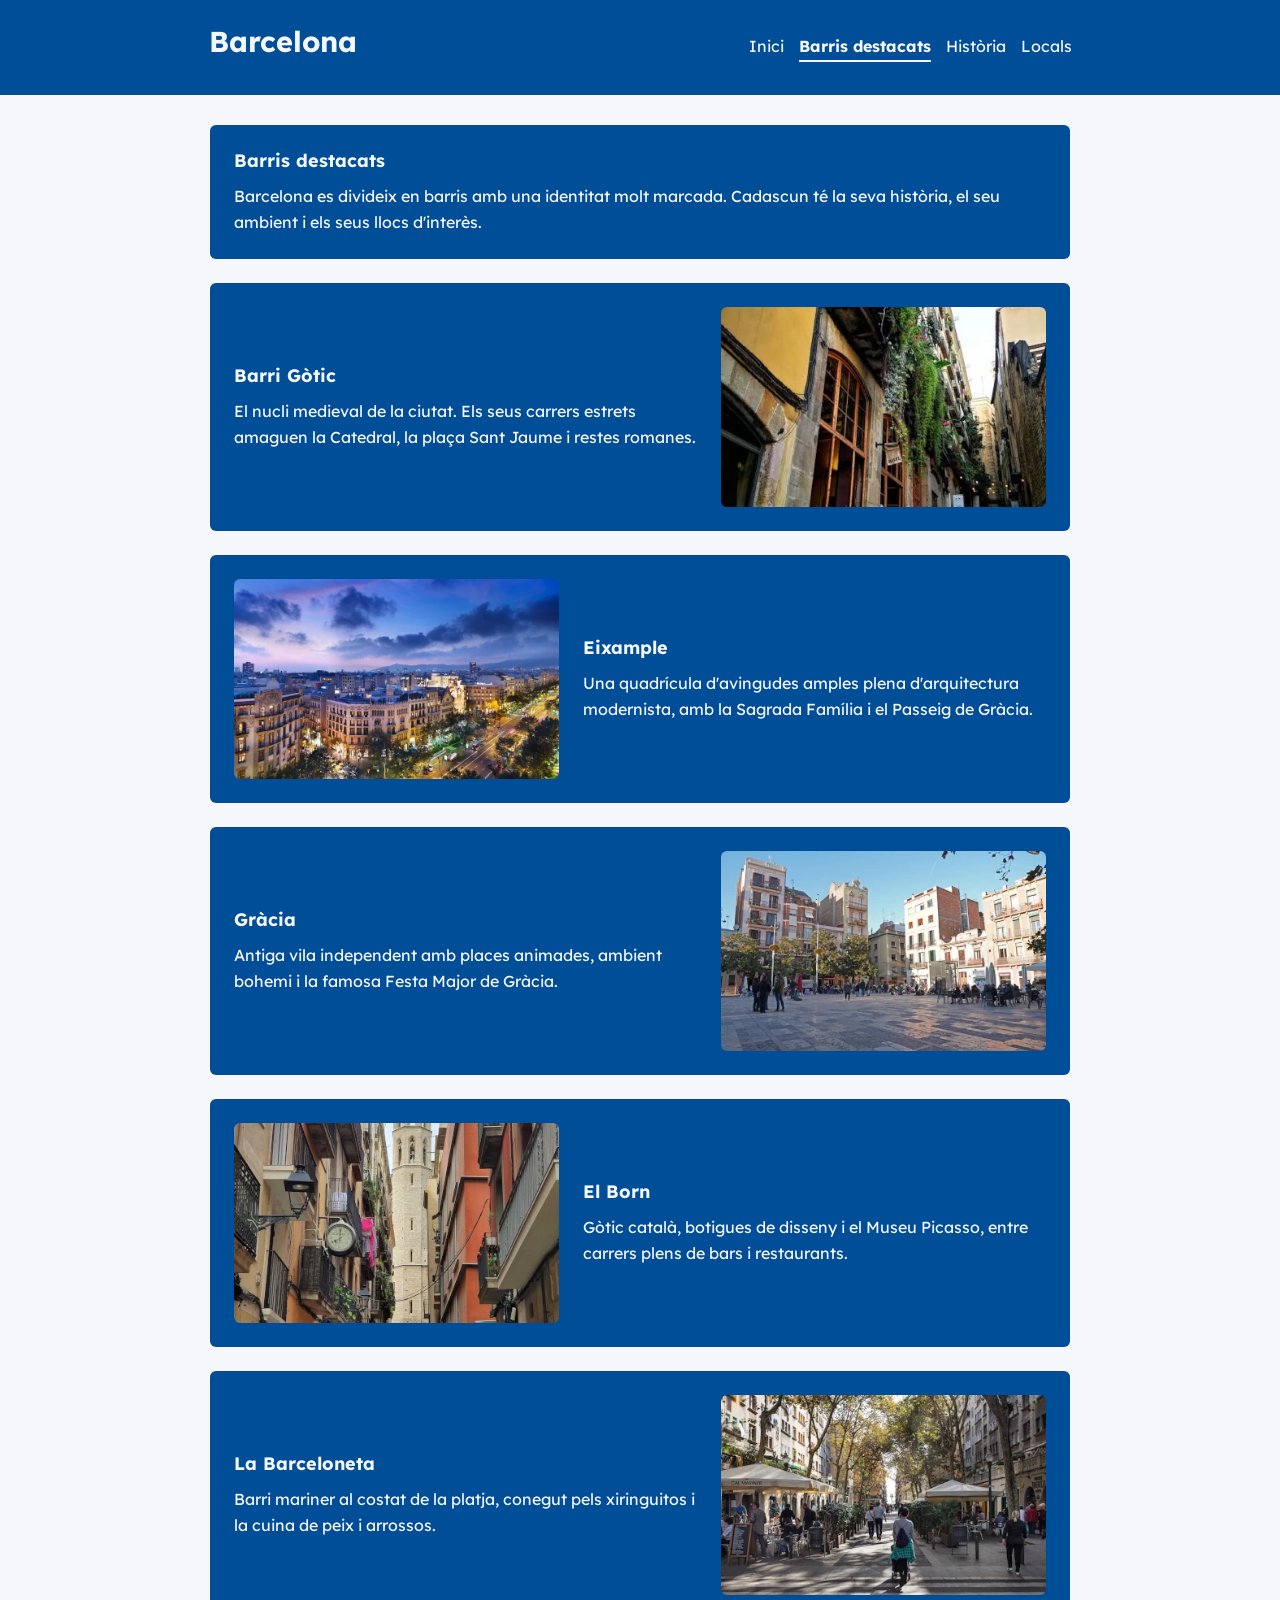
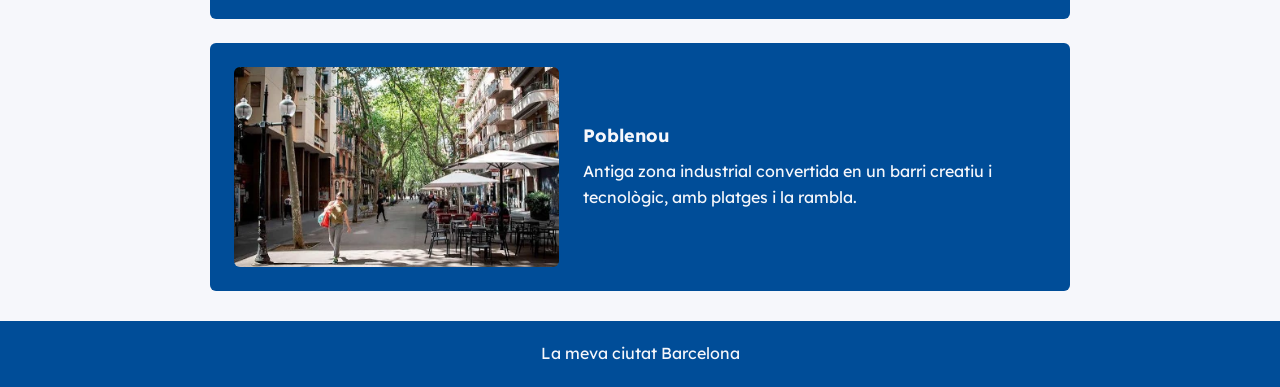
<file: barris.html>
<!DOCTYPE html>
<html lang="ca">
  
<head>
  <link rel="icon" type="image/png" href="/images/barcelona-svgrepo-com.svg">
  <meta charset="UTF-8">
  <meta name="viewport" content="width=device-width, initial-scale=1">
  <title>Barris destacats de Barcelona | La meva ciutat</title>
  <meta name="description" content="Coneix els barris més destacats de Barcelona: el Gòtic, l'Eixample, Gràcia, el Born, la Barceloneta i el Poblenou.">
  <meta name="robots" content="index, follow">
  <link rel="preconnect" href="https://fonts.googleapis.com">
  <link rel="preconnect" href="https://fonts.gstatic.com" crossorigin>
  <link href="https://fonts.googleapis.com/css2?family=Lexend:wght@400;500;600;700&display=swap" rel="stylesheet">
  <link rel="stylesheet" href="./css/global.css">
  <link rel="stylesheet" href="./css/barris.css">

      <script type="application/ld+json">
    {
      "@context": "https://schema.org",
      "@type": "BreadcrumbList",
      "itemListElement": [{
        "@type": "ListItem",
        "position": 1,
        "name": "Inici",
        "item": "https://lamevaciutat.github.io/index.html"
      },{
        "@type": "ListItem",
        "position": 2,
        "name": "Barris",
        "item": "https://lamevaciutat.github.io/barris.html"
      }]
    }
    </script>


<!-- Barri Gòtic -->
<script type="application/ld+json">
{
  "@context": "https://schema.org",
  "@type": "Place",
  "name": "Barri Gòtic",
  "description": "El nucli medieval de la ciutat, amb la Catedral, la plaça Sant Jaume i restes romanes.",
  "containedInPlace": { "@type": "City", "name": "Barcelona" }
}
</script>

<!-- Eixample -->
<script type="application/ld+json">
{
  "@context": "https://schema.org",
  "@type": "Place",
  "name": "Eixample",
  "description": "Quadrícula d'avingudes amples plena d'arquitectura modernista, amb la Sagrada Família i el Passeig de Gràcia.",
  "image": "https://tudominio.com/images/eixample.jpg",
  "containedInPlace": { "@type": "City", "name": "Barcelona" }
}
</script>

<!-- Gràcia -->
<script type="application/ld+json">
{
  "@context": "https://schema.org",
  "@type": "Place",
  "name": "Gràcia",
  "description": "Antiga vila independent amb places animades, ambient bohemi i la Festa Major de Gràcia.",
  "image": "https://tudominio.com/images/gracia.jpg",
  "containedInPlace": { "@type": "City", "name": "Barcelona" }
}
</script>

<!-- El Born -->
<script type="application/ld+json">
{
  "@context": "https://schema.org",
  "@type": "Place",
  "name": "El Born",
  "description": "Gòtic català, botigues de disseny i el Museu Picasso, entre carrers plens de bars i restaurants.",
  "image": "https://tudominio.com/images/born.jpg",
  "containedInPlace": { "@type": "City", "name": "Barcelona" }
}
</script>

<!-- La Barceloneta -->
<script type="application/ld+json">
{
  "@context": "https://schema.org",
  "@type": "Place",
  "name": "La Barceloneta",
  "description": "Barri mariner al costat de la platja, conegut pels xiringuitos i la cuina de peix i arrossos.",
  "image": "https://tudominio.com/images/barceloneta.jpg",
  "containedInPlace": { "@type": "City", "name": "Barcelona" }
}
</script>

<!-- Poblenou -->
<script type="application/ld+json">
{
  "@context": "https://schema.org",
  "@type": "Place",
  "name": "Poblenou",
  "description": "Antiga zona industrial convertida en un barri creatiu i tecnològic, amb platges i la rambla.",
  "image": "https://tudominio.com/images/poblenou.jpg",
  "containedInPlace": { "@type": "City", "name": "Barcelona" }
}
</script>

</head>

<body>

  <header>
    <h1>Barcelona</h1>

    <input type="checkbox" id="menu-toggle" aria-label="Mostra el menú principal">

    <label for="menu-toggle" class="menu-toggle" aria-label="Obrir menú">
      <span></span>
      <span></span>
      <span></span>
    </label>

    <nav aria-label="Menú principal">
      <ul>
        <li><a href="index.html">Inici</a></li>
        <li><a href="barris.html"  class="active" aria-current="page">Barris destacats</a></li>
        <li><a href="historia.html">Història</a></li>
        <li><a href="locals.html">Locals</a></li>
      </ul>
    </nav>
  </header>

  <main>
    <section>
      <h2>Barris destacats</h2>
      <p>
        Barcelona es divideix en barris amb una identitat molt marcada.
        Cadascun té la seva història, el seu ambient i els seus llocs d'interès.
      </p>
    </section>

    <section class="barri">
      <figure>
        <picture>
          <source srcset="./images/gotic.webp" type="image/webp">
          <img src="./images/gotic.jpg" alt="Carrer del barri Gòtic de Barcelona">
        </picture>
      </figure>
      <div class="barri-text">
        <h2>Barri Gòtic</h2>
        <p>El nucli medieval de la ciutat. Els seus carrers estrets amaguen la Catedral, la plaça Sant Jaume i restes romanes.</p>
      </div>
    </section>

    <section class="barri">
      <figure>
        <picture>
          <source srcset="./images/eixample.webp" type="image/webp">
          <img src="./images/eixample.jpg" alt="Edifici modernista a l'Eixample">
        </picture>
      </figure>
      <div class="barri-text">
        <h2>Eixample</h2>
        <p>Una quadrícula d'avingudes amples plena d'arquitectura modernista, amb la Sagrada Família i el Passeig de Gràcia.</p>
      </div>
    </section>

    <section class="barri">
      <figure>
        <picture>
          <source srcset="./images/gracia.webp" type="image/webp">
          <img src="./images/gracia.jpg" alt="Plaça al barri de Gràcia">
        </picture>
      </figure>
      <div class="barri-text">
        <h2>Gràcia</h2>
        <p>Antiga vila independent amb places animades, ambient bohemi i la famosa Festa Major de Gràcia.</p>
      </div>
    </section>

    <section class="barri">
      <figure>
        <picture>
          <source srcset="./images/born.webp" type="image/webp">
          <img src="./images/born.jpg" alt="Basílica de Santa Maria del Mar al Born">
        </picture>
      </figure>
      <div class="barri-text">
        <h2>El Born</h2>
        <p>Gòtic català, botigues de disseny i el Museu Picasso, entre carrers plens de bars i restaurants.</p>
      </div>
    </section>

    <section class="barri">
      <figure>
        <picture>
          <source srcset="./images/barceloneta.webp" type="image/webp">
          <img src="./images/barceloneta.jpg" alt="Platja de la Barceloneta" >
        </picture>
      </figure>
      <div class="barri-text">
        <h2>La Barceloneta</h2>
        <p>Barri mariner al costat de la platja, conegut pels xiringuitos i la cuina de peix i arrossos.</p>
      </div>
    </section>

    <section class="barri">
      <figure>
        <picture>
          <source srcset="./images/poblenou.webp" type="image/webp">
          <img src="./images/poblenou.jpg" alt="Rambla del Poblenou">
        </picture>
      </figure>
      <div class="barri-text">
        <h2>Poblenou</h2>
        <p>Antiga zona industrial convertida en un barri creatiu i tecnològic, amb platges i la rambla.</p>
      </div>
    </section>
  </main>

  <footer>
    <p>La meva ciutat Barcelona</p>
  </footer>

</body>

</html>
</file>
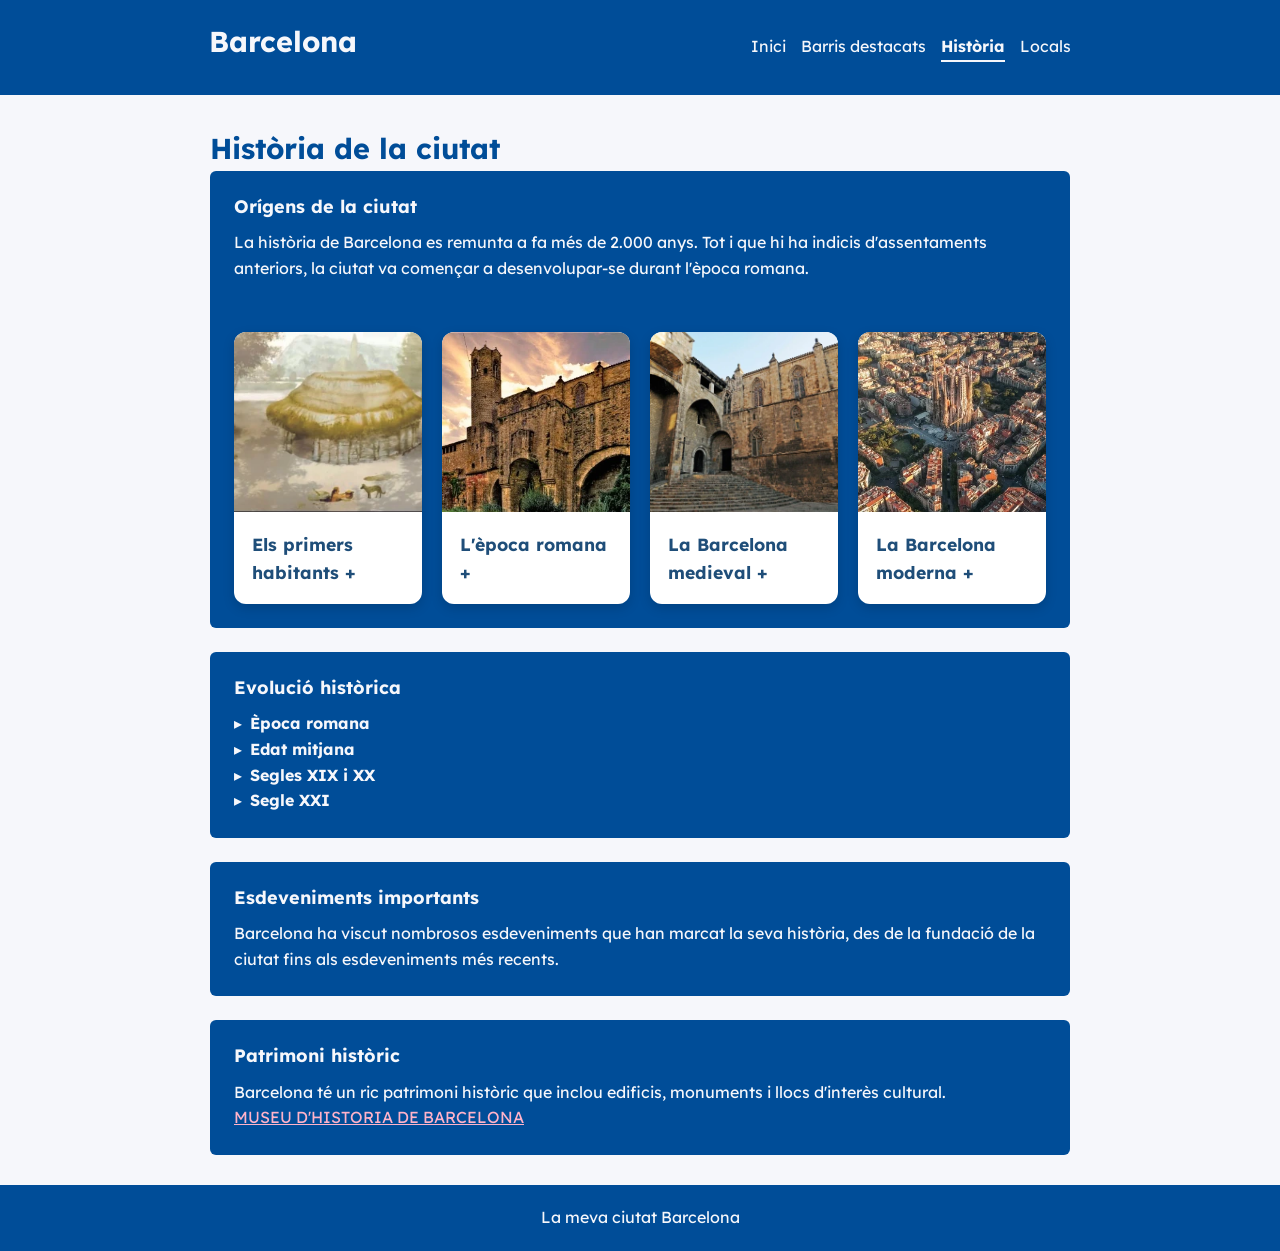
<file: historia.html>
<!DOCTYPE html>
<html lang="ca">
<head>
    <meta charset="UTF-8">
    <meta name="viewport" content="width=device-width, initial-scale=1.0">
    <meta name="description" content="Descobreix la història de Barcelona, des dels orígens romans de Barcino fins a l’actualitat, passant per l’edat mitjana i la Revolució Industrial.">   
    <meta name="robots" content="index, follow">

    <title>Història de Barcelona | La meva ciutat</title>
     <link rel="preconnect" href="https://fonts.googleapis.com">
  <link rel="preconnect" href="https://fonts.gstatic.com" crossorigin>
  <link href="https://fonts.googleapis.com/css2?family=Lexend:wght@400;500;600;700&display=swap" rel="stylesheet">
    <link rel="stylesheet" href="./css/global.css">
    <link rel="stylesheet" href="./css/historia.css">

    <script type="application/ld+json">
    {
      "@context": "https://schema.org",
      "@type": "BreadcrumbList",
      "itemListElement": [{
        "@type": "ListItem",
        "position": 1,
        "name": "Inici",
        "item": "https://lamevaciutat.github.io/index.html"
      },{
        "@type": "ListItem",
        "position": 2,
        "name": "Història",
        "item": "https://lamevaciutat.github.io/historia.html"
      }]

      }
    </script>


    <!-- Article -->
<script type="application/ld+json">
{
  "@context": "https://schema.org",
  "@type": "Article",
  "headline": "Història de la ciutat",
  "description": "Repàs de la història de Barcelona: des dels seus orígens romans i l'època medieval fins a la ciutat moderna i el segle XXI.",
  "inLanguage": "ca",
  "datePublished": "2026-11-22"
}
</script>
</head>
<body>
    <header>
        <h1>Barcelona</h1>

        <input type="checkbox" id="menu-toggle" aria-label="Mostra el menú principal">

        <label for="menu-toggle" class="menu-toggle" >
            <span></span>
            <span></span>
            <span></span>
        </label>

        <nav aria-label="Menú principal">
            <ul>
                <li><a href="index.html">Inici</a></li>
                <li><a href="barris.html">Barris destacats</a></li>
                <li><a href="historia.html" class="active" aria-current="page">Història</a></li>
                <li><a href="locals.html">Locals</a></li>
            </ul>
        </nav>
  </header>
    <main>
        <h1>Història de la ciutat</h1>

        <section>
            <h2>Orígens de la ciutat</h2>
            <p>La història de Barcelona es remunta a fa més de 2.000 anys. Tot i que hi ha indicis d'assentaments anteriors, la ciutat va començar a desenvolupar-se durant l'època romana.</p><br>

           <div class="cartes-historia">

             <details class="carte">
                 <summary>
                     <picture>
                         <source srcset="./images/primer-habitant.webp" type="image/webp">
                         <img src="./images/primer-habitant.jpg" alt="Barcelona fa 7500 anys">
                     </picture>
                     <h3>Els primers habitants</h3>
                 </summary>
             
                 <p>Els primers habitants de Barcelona van ser els ibers,
                    seguits pels romans.                                                                              </p>
             </details>
         
             <details class="carte">
                 <summary>
                     <picture>
                         <source srcset="./images/epoca-romana.webp" type="image/webp">
                         <img src="./images/epoca-romana.jpg"
                              alt="Barcelona a l'època romana">
                     </picture>
                     <h3>L'època romana</h3>
                 </summary>
             
                 <p>Durant l'època romana, Barcelona es va convertir en un important
                    centre comercial i militar, amb una muralla que protegia la ciutat.</p>
             </details>
         
             <details class="carte">
                 <summary>
                     <picture>
                         <source srcset="./images/barcelona-medieval.webp" type="image/webp">
                         <img src="./images/barcelona-medieval.jpg"
                              alt="Barcelona a l'època medieval">
                     </picture>
                     <h3>La Barcelona medieval</h3>
                 </summary>
             
                 <p>Durant l'època medieval, Barcelona es va desenvolupar com un important
                    centre econòmic i cultural, amb el creixement de la seva població i
                    la construcció d'importants edificis religiosos i civils.</p>
             </details>
         
             <details class="carte">
                 <summary>
                     <picture>
                         <source srcset="./images/barcelona-moderna.webp" type="image/webp">
                         <img src="./images/barcelona-moderna.jpg"
                              alt="Barcelona a l'època moderna">
                     </picture>
                     <h3>La Barcelona moderna</h3>
                 </summary>
             
                 <p>A l'època moderna, Barcelona va experimentar un gran creixement
                    industrial i urbanístic, amb la construcció de nous barris
                    i la modernització de la seva infraestructura.</p>
             </details>

            </div>
        </section>

        <section class="evolucio-historica">
            <h2>Evolució històrica</h2>

            <details>
                <summary>
                    <h3>Època romana</h3>
                </summary>
                <p>Barcino es va fundar a finals del segle I aC. El seu nucli estava situat a l'actual Barri Gòtic i tenia muralles, un fòrum i un temple.</p>
            </details>
            <details>
                <summary>
                    <h3>Edat mitjana</h3>
                </summary>
                <p>La ciutat va viure conflictes i canvis polítics. El 1714, la caiguda de Barcelona durant la Guerra de Successió va marcar profundament la seva història.</p>
            </details>
            
            <details>
                <summary>
                    <h3>Segles XIX i XX</h3>
                </summary>
                <p>La Revolució Industrial va transformar la ciutat, amb la construcció de nous barris i l'expansió urbana. L'Exposició Universal de 1888 i els Jocs Olímpics de 1992 van ser fites importants.</p>
            </details>
            
            <details>
                <summary>
                    <h3>Segle XXI</h3>
                </summary>
                <p>Barcelona continua evolucionant, amb projectes de sostenibilitat, innovació i cultura que la consoliden com a ciutat global.</p>
            </details>
        </section>

        <section>
            <h2>Esdeveniments importants</h2>
            <p>Barcelona ha viscut nombrosos esdeveniments que han marcat la seva història, des de la fundació de la ciutat fins als esdeveniments més recents.</p>
        </section>

        <section>
            <h2>Patrimoni històric</h2>
            <p>Barcelona té un ric patrimoni històric que inclou edificis, monuments i llocs d'interès cultural.</p>
            <a href="https://www.barcelona.cat/museuhistoria/es/patrimonios" class="museu">MUSEU D'HISTORIA DE BARCELONA</a>
        </section>
    </main>

    <footer>
        <p>  La meva ciutat Barcelona</p>
    </footer>
    
</body>
</html>
</file>
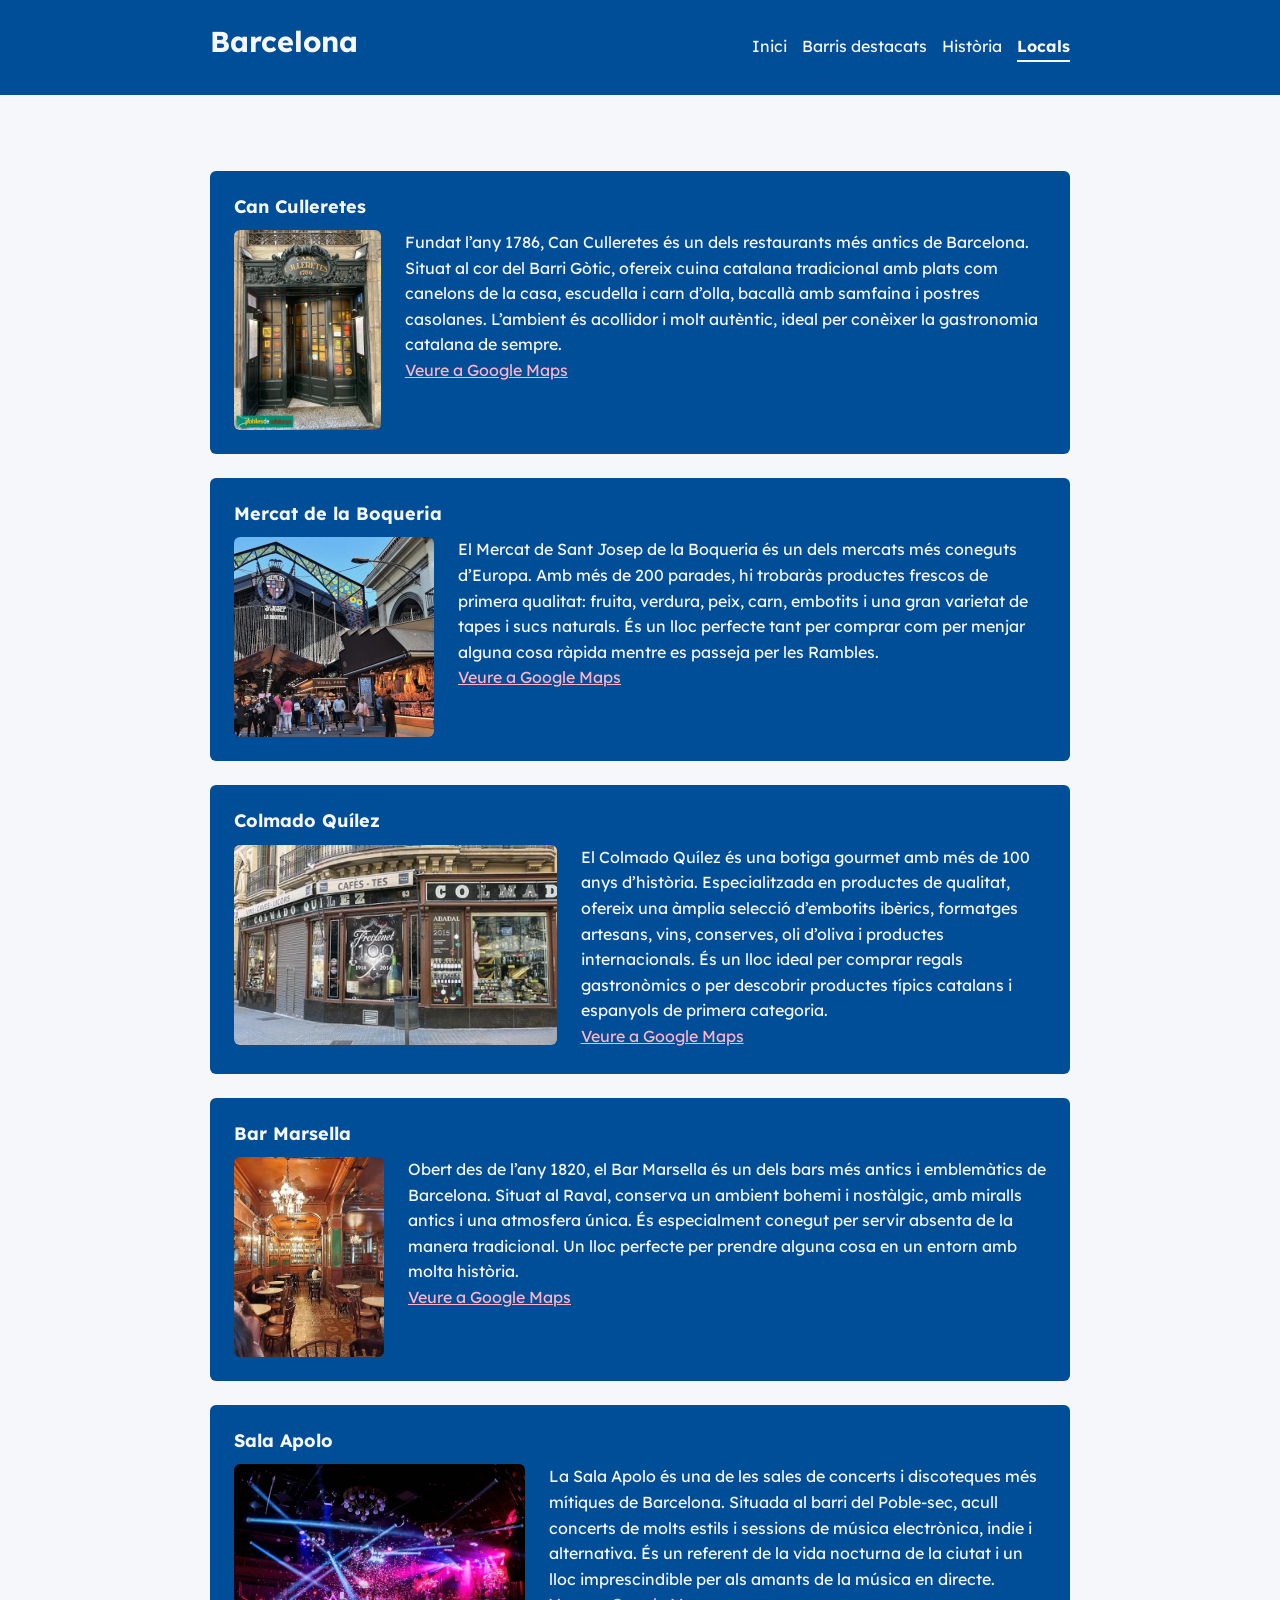
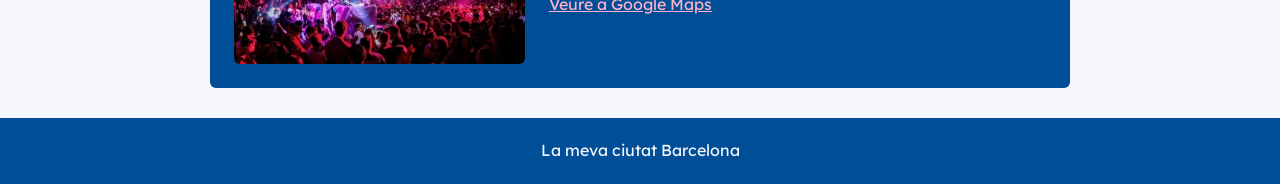
<file: locals.html>
<!DOCTYPE html>
<html lang="ca">

<head>
    <link rel="icon" type="image/png" href="/images/barcelona-svgrepo-com.svg">

    <meta charset="UTF-8">
    <meta name="viewport" content="width=device-width, initial-scale=1.0">
    <meta name="description" content="Descobreix restaurants, botigues i llocs d'oci destacats de Barcelona.">

    <meta name="robots" content="index, follow">
    <title>Locals a Barcelona | La meva ciutat</title>
    <link rel="preconnect" href="https://fonts.googleapis.com">
    <link rel="preconnect" href="https://fonts.gstatic.com" crossorigin>
    <link href="https://fonts.googleapis.com/css2?family=Lexend:wght@400;500;600;700&display=swap" rel="stylesheet">
    <link rel="stylesheet" href="./css/global.css">
    <link rel="stylesheet" href="./css/locals.css">


    <script type="application/ld+json">
    {
      "@context": "https://schema.org",
      "@type": "BreadcrumbList",
      "itemListElement": [{
        "@type": "ListItem",
        "position": 1,
        "name": "Inici",
        "item": "https://lamevaciutat.github.io/index.html"
      },{
        "@type": "ListItem",
        "position": 2,
        "name": "Locals",
        "item": "https://lamevaciutat.github.io/locals.html"
      }]

      }
    </script>

    <!-- Can Culleretes -->
    <script type="application/ld+json">
{
  "@context": "https://schema.org",
  "@type": "Restaurant",
  "name": "Can Culleretes",
  "description": "Restaurant històric del Barri Gòtic, fundat el 1786."
}
</script>

    <!-- Mercat de la Boqueria -->
    <script type="application/ld+json">
{
  "@context": "https://schema.org",
  "@type": "Store",
  "name": "Mercat de la Boqueria",
  "description": "El mercat més famós de les Rambles."
}
</script>

    <!-- Colmado Quílez -->
    <script type="application/ld+json">
{
  "@context": "https://schema.org",
  "@type": "GroceryStore",
  "name": "Colmado Quílez",
  "description": "Botiga gourmet històrica."
}
</script>

    <!-- Bar Marsella -->
    <script type="application/ld+json">
{
  "@context": "https://schema.org",
  "@type": "BarOrPub",
  "name": "Bar Marsella",
  "description": "Bar històric del Raval, obert des de 1820."
}
</script>

    <!-- Sala Apolo -->
    <script type="application/ld+json">
{
  "@context": "https://schema.org",
  "@type": "NightClub",
  "name": "Sala Apolo",
  "description": "Sala de concerts del Poble-sec."
}
</script>
</head>

<body>
    <header>
        <h1>Barcelona</h1>

        <input type="checkbox" id="menu-toggle" aria-label="Mostra el menú principal">

        <label for="menu-toggle" class="menu-toggle" aria-label="Obrir menú">
            <span></span>
            <span></span>
            <span></span>
        </label>

        <nav aria-label="Menú principal">
            <ul>
                <li><a href="index.html">Inici</a></li>
                <li><a href="barris.html">Barris destacats</a></li>
                <li><a href="historia.html">Història</a></li>
                <li><a href="locals.html" class="active" aria-current="page">Locals</a></li>
            </ul>
    </header>

    <main>
        <h1>Restaurants, botigues i llocs d'oci</h1>

        <!-- Can Culleretes -->
        <section class="article">
            <h2>Can Culleretes</h2>
            <div class="article-content">
                <picture>
                  <source srcset="./images/can-culleretes.webp" type="image/webp">
                  <img src="./images/can-culleretes.jpg" alt="Restaurant Can Culleretes">
                </picture>
                
                <div class="text">
                    <p>Fundat l’any 1786, Can Culleretes és un dels restaurants més antics de Barcelona. Situat al cor
                        del Barri Gòtic, ofereix cuina catalana tradicional amb plats com canelons de la casa, escudella
                        i carn d’olla, bacallà amb samfaina i postres casolanes. L’ambient és acollidor i molt autèntic,
                        ideal per conèixer la gastronomia catalana de sempre.</p>
                    <p><a href="https://www.google.com/maps/search/?api=1&query=Can+Culleretes+Barcelona"
                            target="_blank" rel="noopener">Veure a Google Maps</a></p>
                </div>
            </div>
        </section>

        <!-- Mercat de la Boqueria -->
        <section class="article">
            <h2>Mercat de la Boqueria</h2>
            <div class="article-content">
                <picture>
                  <source srcset="./images/boqueria.webp" type="image/webp">
                  <img src="./images/boqueria.jpg" alt="Mercat de la Boqueria">
                </picture>
                
                <div class="text">
                    <p>El Mercat de Sant Josep de la Boqueria és un dels mercats més coneguts d’Europa. Amb més de 200
                        parades, hi trobaràs productes frescos de primera qualitat: fruita, verdura, peix, carn,
                        embotits i una gran varietat de tapes i sucs naturals. És un lloc perfecte tant per comprar com
                        per menjar alguna cosa ràpida mentre es passeja per les Rambles.</p>
                    <p><a href="https://www.google.com/maps/search/?api=1&query=Mercat+de+la+Boqueria+Barcelona"
                            target="_blank" rel="noopener">Veure a Google Maps</a></p>
                </div>
            </div>
        </section>

        <!-- Colmado Quílez -->
        <section class="article">
            <h2>Colmado Quílez</h2>
            <div class="article-content">
                <picture>
                  <source srcset="./images/colmado-quilez.webp" type="image/webp">
                  <img src="./images/colmado-quilez.jpg" alt="Colmado Quílez">
                </picture>
                
                <div class="text">
                    <p>El Colmado Quílez és una botiga gourmet amb més de 100 anys d’història. Especialitzada en
                        productes de qualitat, ofereix una àmplia selecció d’embotits ibèrics, formatges artesans, vins,
                        conserves, oli d’oliva i productes internacionals. És un lloc ideal per comprar regals
                        gastronòmics o per descobrir productes típics catalans i espanyols de primera categoria.</p>
                    <p><a href="https://www.google.com/maps/search/?api=1&query=Colmado+Quílez+Barcelona"
                            target="_blank" rel="noopener">Veure a Google Maps</a></p>
                </div>
            </div>
        </section>

        <!-- Bar Marsella -->
        <section class="article">
            <h2>Bar Marsella</h2>
            <div class="article-content">
                <picture>
                  <source srcset="./images/bar-marsella.webp" type="image/webp">
                  <img src="./images/bar-marsella.jpg" alt="Bar Marsella">
                </picture>
                
                <div class="text">
                    <p>Obert des de l’any 1820, el Bar Marsella és un dels bars més antics i emblemàtics de Barcelona.
                        Situat al Raval, conserva un ambient bohemi i nostàlgic, amb miralls antics i una atmosfera
                        única. És especialment conegut per servir absenta de la manera tradicional. Un lloc perfecte per
                        prendre alguna cosa en un entorn amb molta història.</p>
                    <p><a href="https://www.google.com/maps/search/?api=1&query=Bar+Marsella+Barcelona" target="_blank"
                            rel="noopener">Veure a Google Maps</a></p>
                </div>
            </div>
        </section>

        <!-- Sala Apolo -->
        <section class="article">
            <h2>Sala Apolo</h2>
            <div class="article-content">
                <picture>
                  <source srcset="./images/sala-apolo.webp" type="image/webp">
                  <img src="./images/sala-apolo.jpg" alt="Sala Apolo">
                </picture>
                
                <div class="text">
                    <p>La Sala Apolo és una de les sales de concerts i discoteques més mítiques de Barcelona. Situada al
                        barri del Poble-sec, acull concerts de molts estils i sessions de música electrònica, indie i
                        alternativa. És un referent de la vida nocturna de la ciutat i un lloc imprescindible per als
                        amants de la música en directe.</p>
                    <p><a href="https://www.google.com/maps/search/?api=1&query=Sala+Apolo+Barcelona" target="_blank"
                            rel="noopener">Veure a Google Maps</a></p>
                </div>
            </div>
        </section>
    </main>

    <footer>
        <p>La meva ciutat Barcelona</p>
    </footer>
</body>

</html>
</file>
<file: css/global.css>
/* Font */
/*@import url('https://fonts.googleapis.com/css2?family=Lexend:wght@400;500;600;700&display=swap');*/

/* Variables */
:root {
  --color-principal: #f6f7fb;
  --color-secundari: #004d98;
  --color-accent: #a50044;
}

/* Reset */
* {
  box-sizing: border-box;
  margin: 0;
  padding: 0;
  font-size: 1rem;
}

h1 {
  font-size: 1.8rem;
}

h2 {
  font-size: 1.125rem;
}

html {
  scroll-behavior: smooth;
}

body {
  font-family: "Lexend", Arial, system-ui;
  line-height: 1.6;
  color: var(--color-principal);
  background: var(--color-principal);
}

/* Header */
header {
  background: var(--color-secundari);
  color: var(--color-principal);
  padding: 24px 20px;
  display: flex;
  flex-flow: row wrap;
  justify-content: space-around;
  align-items: center;
  gap: 15px;
}

header h1 {
  color: var(--color-principal);
  margin-bottom: 12px;
  line-height: 1.2;
}

/* Navegacio */
nav ul {
  display: flex;
  flex-wrap: wrap;
  justify-content: center;
  gap: 15px;
  list-style: none;
}

nav a {
  color: var(--color-principal);
  text-decoration: none;
  padding: 4px 0;
  border-bottom: 2px solid transparent;
  transition: border-color 0.2s ease;
}

nav a:hover {
  border-bottom-color: var(--color-accent);
}

nav a[aria-current="page"] {
  border-bottom-color: var(--color-principal);
  font-weight: 700;
}

nav a:focus-visible {
    outline: 3px solid var(--color-principal);
    outline-offset: 4px;
}

/* Contingut principal */
main {
  max-width: 900px;
  margin: 30px auto;
  padding: 0 20px;
}

/* Secciones */
section {
  background: var(--color-secundari);
  padding: 24px;
  margin-bottom: 24px;
  border-radius: 6px;
}

section h2 {
  margin-bottom: 12px;
  color: var(--color-principal);
  line-height: 1.3;
}

/* Enlaces */
a {
  overflow-wrap: break-word;
}

/* Footer */
footer {
  background-color: var(--color-secundari);
  text-align: center;
  padding: 20px;
  color: var(--color-principal);
  font-size: 0.9rem;
}

/* Menú hamburguesa */
#menu-toggle {
  position: absolute;
  opacity: 0;
  width: 1px;
  height: 1px;
}

.menu-toggle {
  display: none;
}

/* Tablets y móviles */
@media (max-width: 768px) {
  header {
    flex-direction: row;
    justify-content: space-between;
    text-align: left;
    padding: 20px 15px;
  }

  header h1 {
    margin-bottom: 5px;
    font-size: 1.6rem;
  }

  /* Botón hamburguesa */
  .menu-toggle {
    display: flex;
    flex-direction: column;
    justify-content: space-between;
    width: 28px;
    height: 22px;
    cursor: pointer;
  }

  .menu-toggle span {
    width: 100%;
    height: 3px;
    background-color: var(--color-principal);
    border-radius: 3px;
  }

  #menu-toggle:focus-visible+.menu-toggle {
    outline: 2px solid var(--color-principal);
    outline-offset: 5px;
  }

  /* Menú desplegable */
  header nav {
    display: none;
    flex-basis: 100%;
  }

  #menu-toggle:checked~nav {
    display: block;
  }

  nav ul {
    flex-direction: column;
    gap: 12px;
    text-align: center;
  }

  main {
    margin: 20px auto;
    padding: 0 15px;
  }

  section {
    padding: 18px;
    margin-bottom: 18px;
  }
}

/* Móviles pequeños */
@media (max-width: 768px) {
  header h1 {
    font-size: 1.4rem;
  }

  nav ul {
    flex-direction: column;
    gap: 8px;
  }

  nav a {
    padding: 6px;
  }

  main {
    margin: 15px auto;
    padding: 0 12px;
  }

  section {
    padding: 15px;
  }

  section h2 {
    font-size: 1.2rem;
  }

  footer {
    padding: 15px;
    font-size: 0.85rem;
  }
}

/* Accesibilidad: reducir animaciones */
@media (prefers-reduced-motion: reduce) {
  html {
    scroll-behavior: auto;
  }

  *,
  *::before,
  *::after {
    transition-duration: 0.01ms !important;
    animation-duration: 0.01ms !important;
  }
}
</file>
<file: css/barris.css>
.barri {
  display: flex;
  align-items: center;
  gap: 24px;
}

/* Alterna la imatge: esquerra / dreta */
.barri:nth-of-type(even) {
  flex-direction: row-reverse;
}

.barri figure {
  flex: 0 0 40%;
  height: 200px;
}

.barri picture,
.barri img {
  display: block;
  width: 100%;
  height: 100%;
}

.barri img {
  object-fit: cover;
  border-radius: 6px;
}

.barri-text {
  flex: 1;
}

@media (max-width: 768px) {
  .barri,
  .barri:nth-of-type(even) {
    flex-direction: column;
    align-items: stretch;
    gap: 16px;
  }

  .barri figure {
    flex: none;
    height: 180px;
  }
}
</file>
<file: css/historia.css>
h1{
    color: var(--color-secundari);
}

/* Cartes alignées horizontalement */
.cartes-historia {
    display: grid;
    grid-template-columns: repeat(4, minmax(0, 1fr));
    align-items: start;
    gap: 20px;
    margin-top: 25px;
}

/* Apparence de chaque carte */
.carte {
    background-color: white;
    border-radius: 12px;
    overflow: hidden;
    box-shadow: 0 4px 12px rgb(0 0 0 / 15%);
}

/* Zone cliquable : image et titre */
.carte summary {
    cursor: pointer;
    list-style: none;
}

.carte summary::-webkit-details-marker {
    display: none;
}

.carte summary:focus-visible {
    outline: 3px solid #1f4e79;
    outline-offset: -3px;
}

/* Images de la même taille */
.carte img {
    display: block;
    width: 100%;
    height: 180px;
    object-fit: cover;
}

.carte h3 {
    margin: 0;
    padding: 18px;
    color: #1f4e79;
    font-size: 1.1rem;
}

.carte h3::after {
    content: " +";
}

.carte[open] h3::after {
    content: " −";
}

/* Texte visible lorsque la carte est ouverte */
.carte p {
    margin: 0;
    padding: 0 18px 20px;
    line-height: 1.6;
    color: var(--color-secundari);
}

/* Tablettes : deux cartes par ligne */
@media (max-width: 900px) {
    .cartes-historia {
        grid-template-columns: repeat(2, minmax(0, 1fr));
    }
}

/* Téléphones : une carte par ligne */
@media (max-width: 550px) {
    .cartes-historia {
        grid-template-columns: 1fr;
    }
}

.evolucio-historica summary {
    display: flex;
    align-items: center;
    gap: 8px;
    cursor: pointer;
    list-style: none;
}

.evolucio-historica summary:focus-visible {
    outline: 3px solid white;
    outline-offset: 3px;
}

.evolucio-historica summary::-webkit-details-marker {
    display: none;
}

.evolucio-historica summary::before {
    content: "▸";
}

.evolucio-historica details[open] > summary::before {
    content: "▾";
}

.evolucio-historica details:not([open]) > p {
    display: none;
}

.evolucio-historica summary h3 {
    margin: 0;
}

.evolucio-historica summary:hover h3,
.evolucio-historica details[open] > summary h3 {
    color: #ffb3c9;
}

.museu{
    color: #ffb3c9;
    text-decoration: underline;
}
</file>
<file: css/locals.css>
/* Layout tipus article: imatge + text al costat */
.article-content {
    display: flex;
    gap: 1.5rem;
    align-items: flex-start;
    margin-top: 12px;
}

.article-content figure {
    flex: 0 0 280px;
    margin: 0;
}

.article-content img {
    width: 100%;
    height: 200px;          /* Totes les imatges tindran la mateixa alçada */
    object-fit: cover;      /* Retalla la imatge perquè no es deformi */
    border-radius: 6px;
    display: block;
}

.article-content figcaption {
    font-size: 0.85rem;
    margin-top: 6px;
    opacity: 0.9;
    font-style: italic;
}

.article-content .text {
    flex: 1;
}

/* Responsive: a mòbil es posen un sota l’altre */
@media (max-width: 700px) {
    .article-content {
        flex-direction: column;
    }

    .article-content figure {
        flex: none;
        width: 100%;
    }

    .article-content img {
        height: 220px;      /* Una mica més alta a mòbil */
    }
}

a {
    color: #ffb3c9;
}
</file>
